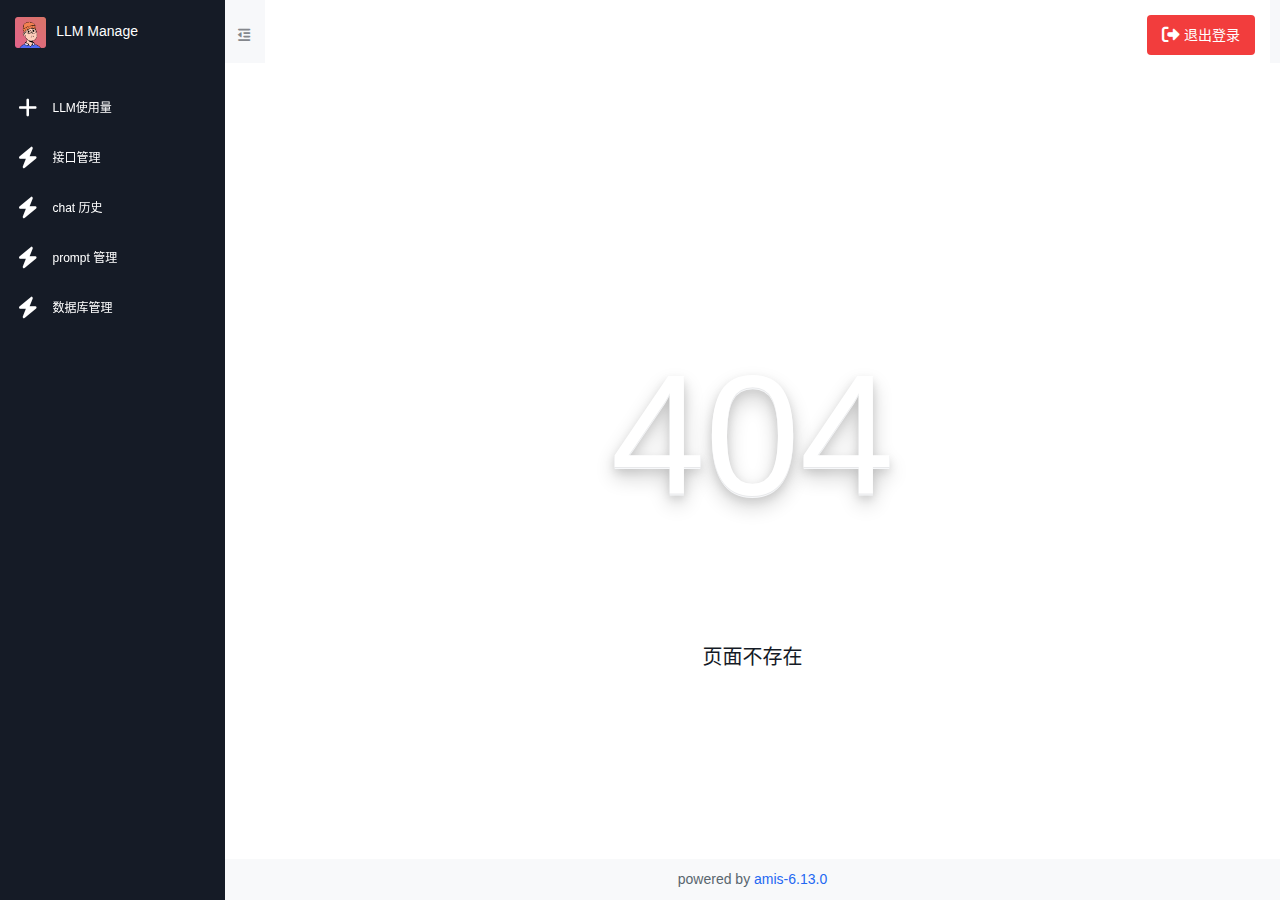
<file: dashboard/index.html>
<!DOCTYPE html>
<html>
  <head>
    <meta charset="UTF-8" />
    <title>personal LLM Manage</title>
    <meta http-equiv="Content-Type" content="text/html; charset=utf-8" />
    <meta
      name="viewport"
      content="width=device-width, initial-scale=1, maximum-scale=1"
    />
    <meta http-equiv="X-UA-Compatible" content="IE=Edge" />
    <link
      rel="stylesheet"
      title="default"
      href="/static/amis/6.13.0/sdk.min.css"
    />
    <link rel="stylesheet" href="/static/amis/6.13.0/helper.min.css" />
    <link rel="stylesheet" href="/static/fontawesome/7.0.1/all.min.css"/>
      <link rel="stylesheet" href="/static/fontawesome/7.0.1/v4-shims.min.css"/>
    <script src="/static/amis/6.13.0/sdk.min.js?v=3"></script>
    <script src="/static/js/vue.global.min.js"></script>
    <script src="/static/js/history.min.js"></script>
    <style>
      html,
      body,
      .app-wrapper {
        position: relative;
        width: 100%;
        height: 100%;
        margin: 0;
        padding: 0;
        font-size: 20px;
      }
    </style>
  </head>
  <body>
    <div id="root" class="app-wrapper"></div>
    <script>
      (function () {
        let amis = amisRequire('amis/embed');
        const match = amisRequire('path-to-regexp').match;

        // 如果想用 browserHistory 请切换下这处代码, 其他不用变
        // const history = History.createBrowserHistory();
        const history = History.createHashHistory();

        const app = {
          type: 'app',
          brandName: 'LLM Manage',
          logo: '/static/images/logo.png',
          header: {
            type: 'page',
            body: [
                {
                    "type": "flex",
                    "justify": "flex-end",
                    "items": [
                        {
                            "label": "退出登录",
                            "type": "button",
                            "icon": "fa fa-sign-out",
                            "actionType": "dialog",
                            "level": "danger",
                            "dialog": {
                              "title": "弹框",
                              "body": "确定退出登录吗？",
                              "onEvent": {
                                  "confirm": {
                                    "actions": [
                                      {
                                        "actionType": "ajax",
                                        "api": "get:/backend/logout"
                                      },
                                      {
                                        "actionType": "refresh"
                                      }
                                    ]
                                  }
                              }
                            }
                        },
                    ],
                }
            ],
          },
          footer: '<div class="p-2 text-center bg-light" style="font-size: 14px !important;">powered by <a href="https://aisuda.github.io/amis-1.1.7/zh-CN/docs/index" target="_blank">amis-6.13.0</a></div>',
          asideBefore: '<div class="p-2 text-center"></div>',
          // asideAfter: '<div class="p-2 text-center">菜单后面区域</div>',
          api: {
            "method": "get",
            "url": "/dashboard/aside.json",
            "headers": {
              "Cache-Control": "no-cache"
            }
          }
        };

        function normalizeLink(to, location = history.location) {
          to = to || '';

          if (to && to[0] === '#') {
            to = location.pathname + location.search + to;
          } else if (to && to[0] === '?') {
            to = location.pathname + to;
          }

          const idx = to.indexOf('?');
          const idx2 = to.indexOf('#');
          let pathname = ~idx
            ? to.substring(0, idx)
            : ~idx2
            ? to.substring(0, idx2)
            : to;
          let search = ~idx ? to.substring(idx, ~idx2 ? idx2 : undefined) : '';
          let hash = ~idx2 ? to.substring(idx2) : location.hash;

          if (!pathname) {
            pathname = location.pathname;
          } else if (pathname[0] != '/' && !/^https?\:\/\//.test(pathname)) {
            let relativeBase = location.pathname;
            const paths = relativeBase.split('/');
            paths.pop();
            let m;
            while ((m = /^\.\.?\//.exec(pathname))) {
              if (m[0] === '../') {
                paths.pop();
              }
              pathname = pathname.substring(m[0].length);
            }
            pathname = paths.concat(pathname).join('/');
          }

          return pathname + search + hash;
        }

        function isCurrentUrl(to, ctx) {
          if (!to) {
            return false;
          }
          const pathname = history.location.pathname;
          const link = normalizeLink(to, {
            ...location,
            pathname,
            hash: ''
          });

          if (!~link.indexOf('http') && ~link.indexOf(':')) {
            let strict = ctx && ctx.strict;
            return match(link, {
              decode: decodeURIComponent,
              strict: typeof strict !== 'undefined' ? strict : true
            })(pathname);
          }

          return decodeURI(pathname) === link;
        }

        let amisInstance = amis.embed(
          '#root',
          app,
          {
            location: history.location,
            data: {
              // 全局数据，是受控的数据
            },
            context: {
              // 全局上下文数据, 非受控的数据，无论哪一层都能获取到，包括弹窗自定义数据映射后都能获取到。
              // 可以用来放一下全局配置等。比如 API_HOST, 这样页面配置里面可以通过 ${API_HOST} 来获取到。
              API_HOST: 'https://3xsw4ap8wah59.cfc-execute.bj.baidubce.com'
            }
          },
          {
            // watchRouteChange: fn => {
            //   return history.listen(fn);
            // },
            updateLocation: (location, replace) => {
              location = normalizeLink(location);
              if (location === 'goBack') {
                return history.goBack();
              } else if (
                (!/^https?\:\/\//.test(location) &&
                  location ===
                    history.location.pathname + history.location.search) ||
                location === history.location.href
              ) {
                // 目标地址和当前地址一样，不处理，免得重复刷新
                return;
              } else if (/^https?\:\/\//.test(location) || !history) {
                return (window.location.href = location);
              }

              history[replace ? 'replace' : 'push'](location);
            },
            jumpTo: (to, action) => {
              if (to === 'goBack') {
                return history.goBack();
              }

              to = normalizeLink(to);

              if (isCurrentUrl(to)) {
                return;
              }

              if (action && action.actionType === 'url') {
                action.blank === false
                  ? (window.location.href = to)
                  : window.open(to, '_blank');
                return;
              } else if (action && action.blank) {
                window.open(to, '_blank');
                return;
              }

              if (/^https?:\/\//.test(to)) {
                window.location.href = to;
              } else if (
                (!/^https?\:\/\//.test(to) &&
                  to === history.pathname + history.location.search) ||
                to === history.location.href
              ) {
                // do nothing
              } else {
                history.push(to);
              }
            },
            isCurrentUrl: isCurrentUrl,
            theme: 'cxd'
          }
        );

        history.listen(state => {
          amisInstance.updateProps({
            location: state.location || state
          });
        });
      })();
    </script>
  </body>
</html>
</file>
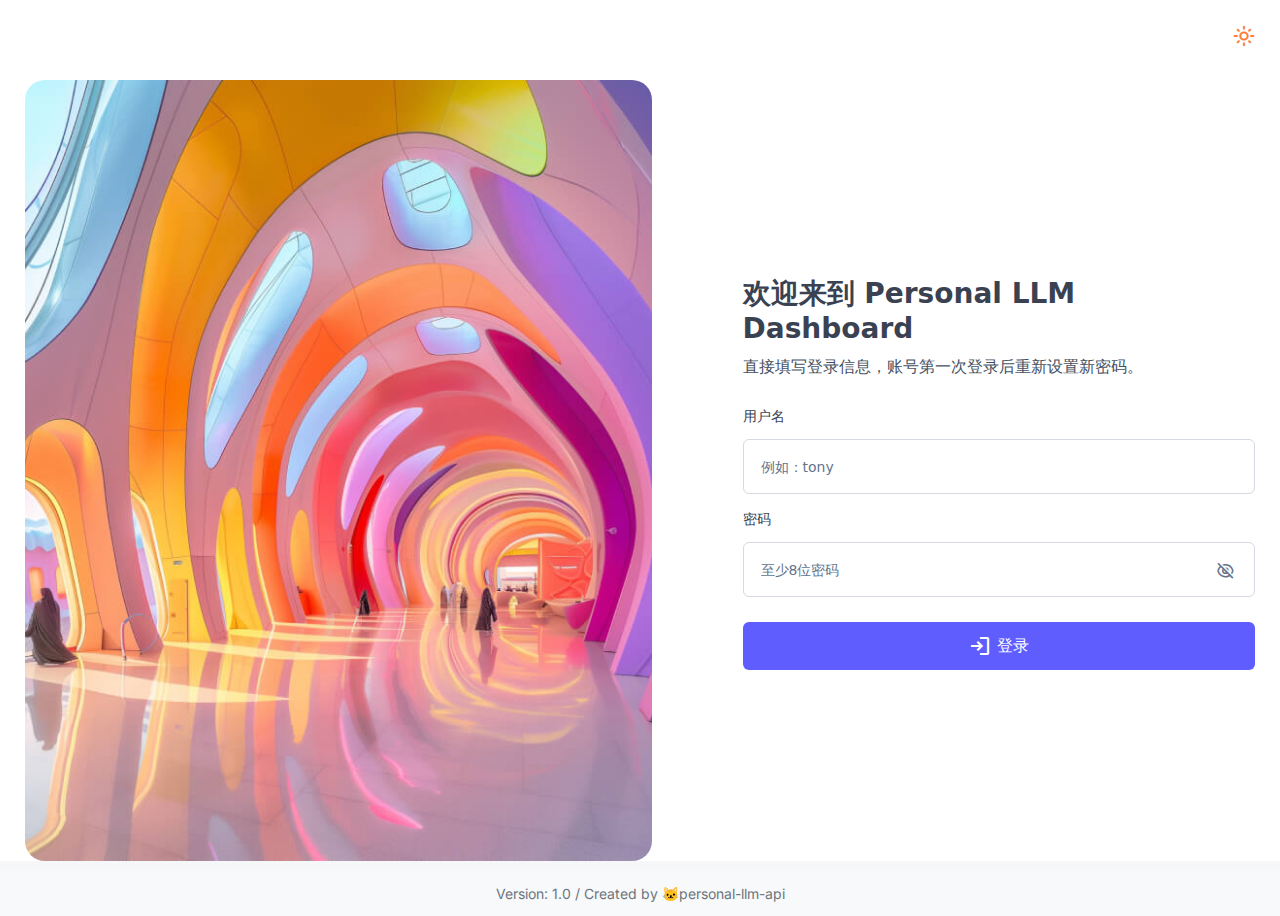
<file: dashboard/login.html>
<!DOCTYPE html>
<html dir="ltr">
    <head>
        <!-- Required meta tags -->
        <meta charset="UTF-8">
        <meta name="viewport" content="width=device-width, initial-scale=1.0">

        <!-- Links Of CSS File -->
        <link rel="stylesheet" href="/static/login/css/remixicon.min.css">
        <link rel="stylesheet" href="/static/login/css/remixicon.css">
        <link rel="stylesheet" href="/static/login/css/apexcharts.css">
        <link rel="stylesheet" href="/static/login/css/simplebar.css">
        <link rel="stylesheet" href="/static/login/css/prism.min.css">
        <link rel="stylesheet" href="/static/login/css/jsvectormap.min.css">
        <link rel="stylesheet" href="/static/login/css/swiper-bundle.min.css">
        <link rel="stylesheet" href="/static/login/css/quill.snow.css">
        <link rel="stylesheet" href="/static/login/css/style.css">

        <!-- Favicon -->
		<link rel="icon" type="image/png" href="/static/images/favicon.png">

        <!-- Title -->
        <title>LLM后台--登录</title>

        <!-- Font Family -->
        <!-- Font Family -->
        <link rel="preconnect" href="https://fonts.googleapis.com">
        <link rel="preconnect" href="https://fonts.gstatic.com" crossorigin>
        <link href="/static/login/css/google_font_css.css" rel="stylesheet">

        <!-- Material Icons -->
        <link rel="stylesheet" href="/static/login/css/google_font_material.css" />
    </head>
    <body>

        <!-- Light/Dark Mode Button -->
        <button type="button" class="light-dark-toggle leading-none inline-block transition-all text-[#fe7a36] absolute top-[20px] md:top-[25px] ltr:right-[20px] rtl:left-[20px] ltr:md:right-[25px] rtl:md:left-[25px]" id="light-dark-toggle">
            <i class="material-symbols-outlined !text-[20px] md:!text-[22px]">
                light_mode
            </i>
        </button>
        <!-- End Light/Dark Mode Button -->

        <!-- Sign In -->
        <div class="bg-white dark:bg-[#0a0e19] py-[60px] md:py-[80px] lg:py-[130px]" style="padding-bottom: 0px;">
            <div class="mx-auto px-[12.5px] md:max-w-[720px] lg:max-w-[960px] xl:max-w-[1255px]">
                <div class="grid grid-cols-1 lg:grid-cols-2 gap-[25px] items-center">
                    <div class="xl:ltr:-mr-[25px] xl:rtl:-ml-[25px] 2xl:ltr:-mr-[45px] 2xl:rtl:-ml-[45px] rounded-[25px] order-2 lg:order-1">
                        <img src="/static/images/sign-in.jpg" alt="sign-in-image" class="rounded-[20px]">
                    </div>
                    <div class="xl:ltr:pl-[90px] xl:rtl:pr-[90px] 2xl:ltr:pl-[120px] 2xl:rtl:pr-[120px] order-1 lg:order-2">
                        <img src="/static/images/white-logo-big.svg" alt="logo" class="hidden dark:inline-block">
                        <div class="my-[17px] md:my-[25px]">
                            <h1 class="!font-semibold !text-[22px] md:!text-xl lg:!text-2xl !mb-[5px] md:!mb-[7px] font-sans">
                                欢迎来到 Personal LLM Dashboard
                            </h1>
                            <p class="font-medium lg:text-md text-[#445164] dark:text-gray-400 font-sans">
                                直接填写登录信息，账号第一次登录后重新设置新密码。
                            </p>
                        </div>
                        <div class="mb-[15px] relative">
                            <label class="mb-[10px] md:mb-[12px] text-black dark:text-white font-medium block font-sans">
                                用户名
                            </label>
                            <input type="text" class="font-sans h-[55px] rounded-md text-black dark:text-white border border-gray-200 dark:border-[#172036] bg-white dark:bg-[#0c1427] px-[17px] block w-full outline-0 transition-all placeholder:text-gray-500 dark:placeholder:text-gray-400 focus:border-primary-500" autocomplete="username", placeholder="例如：tony">
                        </div>
                        <div class="mb-[15px] relative" id="passwordHideShow">
                            <label class="mb-[10px] md:mb-[12px] text-black dark:text-white font-medium block font-sans">
                                密码
                            </label>
                            <input type="password" class="font-sans h-[55px] rounded-md text-black dark:text-white border border-gray-200 dark:border-[#172036] bg-white dark:bg-[#0c1427] px-[17px] block w-full outline-0 transition-all placeholder:text-gray-500 dark:placeholder:text-gray-400 focus:border-primary-500" id="password" placeholder="至少8位密码" autocomplete="current-password">
                            <button class="absolute text-lg ltr:right-[20px] rtl:left-[20px] bottom-[12px] transition-all hover:text-primary-500" id="toggleButton" type="button">
                                <i class="ri-eye-off-line"></i>
                            </button>
                        </div>
                        <button id="loginButton" type="submit" class="md:text-md block w-full text-center transition-all rounded-md font-medium mt-[20px] md:mt-[25px] py-[12px] px-[25px] text-white bg-primary-500 hover:bg-primary-400">
                            <span class="flex items-center justify-center gap-[5px]">
                                <i class="material-symbols-outlined">
                                    login
                                </i>
                                <span class="login-btn-text font-sans">登录</span>
                            </span>
                        </button>
                        <p class="mt-[15px] md:mt-[20px] msg", style="color: #ff4000;">
                        </p>
                    </div>
                </div>
            </div>
        </div>
        <footer style="background-color: #f8f9fa; padding: 10px; text-align: center; margin-top: 10px;">
            <p style="color: #6c757d; font-size: 14px;">Version: 1.0 / Created by <a href="https://github.com/NLP-LOVE/personal-llm-api" target="_blank" style="font-color: #000000;">🐱personal-llm-api</a></p>
        </footer>
        <!-- End Sign In -->
        
        <!-- Links Of JS File -->
        <script src="/static/login/js/apexcharts.min.js"></script>
        <script src="/static/login/js/fslightbox.js"></script>
        <script src="/static/login/js/simplebar.min.js"></script>
        <script src="/static/login/js/prism.min.js"></script>
        <script src="/static/login/js/swiper-bundle.min.js"></script>
        <script src="/static/login/js/jsvectormap.min.js"></script>
        <script src="/static/login/js/world-merc.js"></script>
        <script src="/static/login/js/quill.min.js"></script>
        <script src="/static/login/js/custom.js"></script>

        <!-- 实现登录js提交操作，并且把提交错误的结果显示在msg 元素内，登录成功后把token信息放到cookie当中，并且跳转 -->
        <script>

            document.getElementById('loginButton').addEventListener('click', function() {
                const username = document.querySelector('input[type="text"]').value;
                const password = document.getElementById('password').value;
                const msgElement = document.querySelector('.msg');

                document.getElementsByClassName('login-btn-text')[0].innerHTML = '登录中...';
                document.getElementById('loginButton').disabled = true;

                // 模拟登录请求
                fetch('/backend/login', {
                    method: 'POST',
                    headers: {
                        'Content-Type': 'application/json'
                    },
                    body: JSON.stringify({
                        username: username,
                        password: password
                    })
                })
                .then(response => {
                    if (!response.ok) {
                        throw new Error('登录失败');
                    }
                    return response.json();
                })
                .then(data => {
                    if (data.status == 0) {
                        // 检查是否需要重置密码
                        if (data.data.is_first_login == 1) {
                            // 跳转到重置密码页面
                            window.location.href = '/dashboard/reset-password';
                            return;
                        }

                        // 跳转到目标页面
                        //随机生成一个hash值，然后跳转到目标页面
                        window.location.href = '/dashboard/#/api-manage';
                    } else {
                        // 显示错误信息
                        msgElement.textContent = data.msg || '登录失败，请重试';
                        document.getElementsByClassName('login-btn-text')[0].innerHTML = '登录';
                        document.getElementById('loginButton').disabled = false;
                    }
                })
                .catch(error => {
                    // 显示错误信息
                    msgElement.textContent = error.message || '发生未知错误，请重试';
                    document.getElementsByClassName('login-btn-text')[0].innerHTML = '登录';
                    document.getElementById('loginButton').disabled = false;
                });
            });
        </script>
    </body>
</html>
</file>
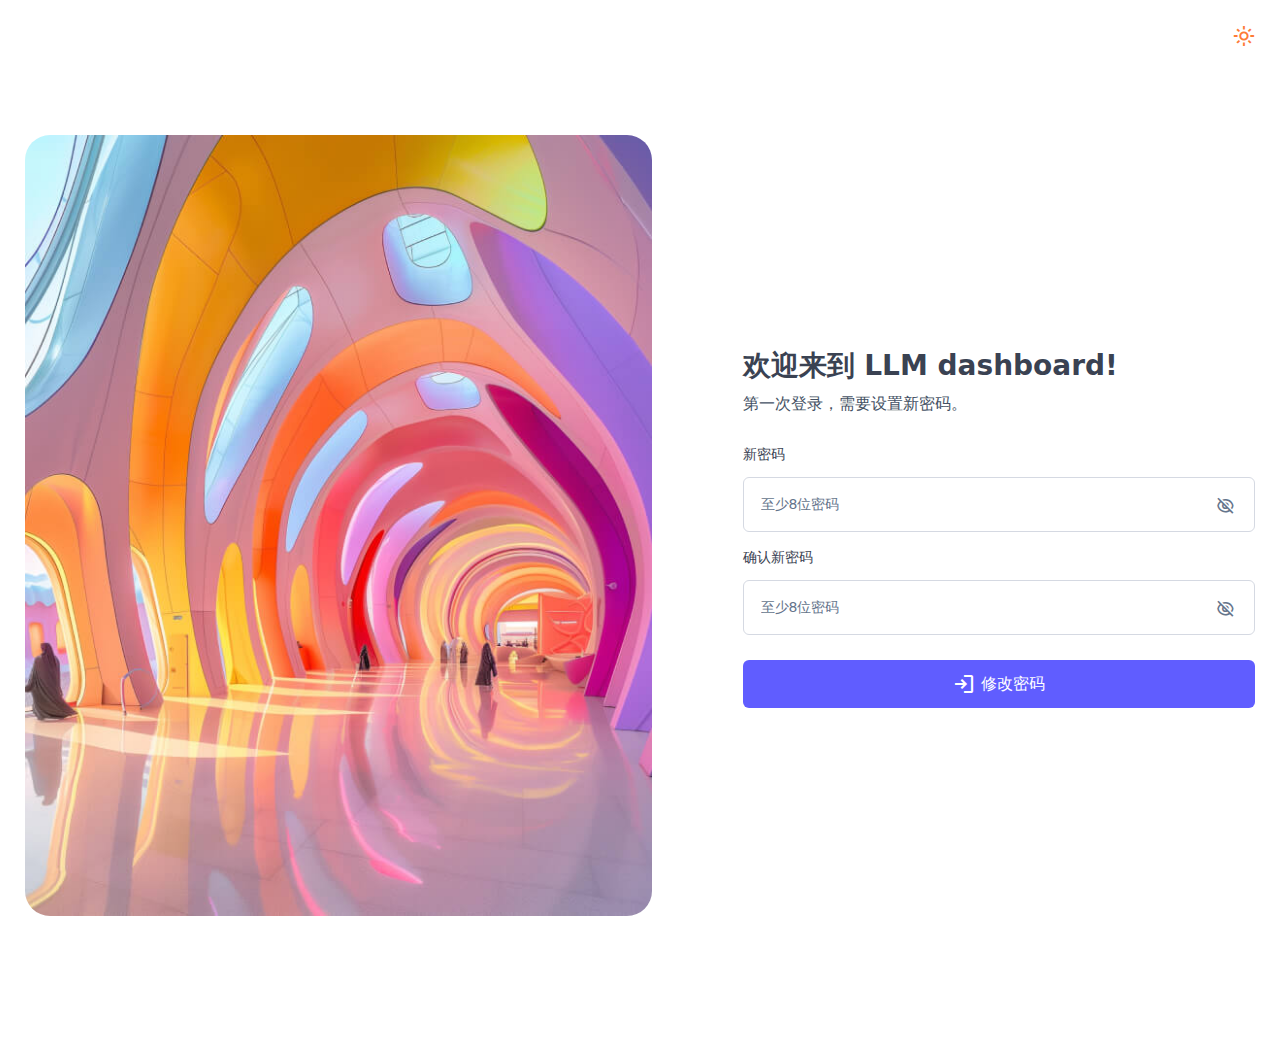
<file: dashboard/reset_password.html>
<!DOCTYPE html>
<html dir="ltr">
    <head>
        <!-- Required meta tags -->
        <meta charset="UTF-8">
        <meta name="viewport" content="width=device-width, initial-scale=1.0">

        <!-- Links Of CSS File -->
        <link rel="stylesheet" href="/static/login/css/remixicon.min.css">
        <link rel="stylesheet" href="/static/login/css/remixicon.css">
        <link rel="stylesheet" href="/static/login/css/apexcharts.css">
        <link rel="stylesheet" href="/static/login/css/simplebar.css">
        <link rel="stylesheet" href="/static/login/css/prism.min.css">
        <link rel="stylesheet" href="/static/login/css/jsvectormap.min.css">
        <link rel="stylesheet" href="/static/login/css/swiper-bundle.min.css">
        <link rel="stylesheet" href="/static/login/css/quill.snow.css">
        <link rel="stylesheet" href="/static/login/css/style.css">

        <!-- Favicon -->
		<link rel="icon" type="image/png" href="/static/images/favicon.png">

        <!-- Title -->
        <title>LLM后台--登录</title>

        <!-- Font Family -->
        <!-- Font Family -->
        <link rel="preconnect" href="https://fonts.googleapis.com">
        <link rel="preconnect" href="https://fonts.gstatic.com" crossorigin>
        <link href="/static/login/css/google_font_css.css" rel="stylesheet">

        <!-- Material Icons -->
        <link rel="stylesheet" href="/static/login/css/google_font_material.css" />
    </head>
    <body>

        <!-- Light/Dark Mode Button -->
        <button type="button" class="light-dark-toggle leading-none inline-block transition-all text-[#fe7a36] absolute top-[20px] md:top-[25px] ltr:right-[20px] rtl:left-[20px] ltr:md:right-[25px] rtl:md:left-[25px]" id="light-dark-toggle">
            <i class="material-symbols-outlined !text-[20px] md:!text-[22px]">
                light_mode
            </i>
        </button>
        <!-- End Light/Dark Mode Button -->

        <!-- Sign In -->
        <div class="bg-white dark:bg-[#0a0e19] py-[60px] md:py-[80px] lg:py-[135px]">
            <div class="mx-auto px-[12.5px] md:max-w-[720px] lg:max-w-[960px] xl:max-w-[1255px]">
                <div class="grid grid-cols-1 lg:grid-cols-2 gap-[25px] items-center">
                    <div class="xl:ltr:-mr-[25px] xl:rtl:-ml-[25px] 2xl:ltr:-mr-[45px] 2xl:rtl:-ml-[45px] rounded-[25px] order-2 lg:order-1">
                        <img src="/static/images/sign-in.jpg" alt="sign-in-image" class="rounded-[25px]">
                    </div>
                    <div class="xl:ltr:pl-[90px] xl:rtl:pr-[90px] 2xl:ltr:pl-[120px] 2xl:rtl:pr-[120px] order-1 lg:order-2">
                        <img src="/static/images/white-logo-big.svg" alt="logo" class="hidden dark:inline-block">
                        <div class="my-[17px] md:my-[25px]">
                            <h1 class="!font-semibold !text-[22px] md:!text-xl lg:!text-2xl !mb-[5px] md:!mb-[7px] font-sans">
                                欢迎来到 LLM dashboard!
                            </h1>
                            <p class="font-medium lg:text-md text-[#445164] dark:text-gray-400 font-sans">
                                第一次登录，需要设置新密码。
                            </p>
                        </div>
                        <div class="mb-[15px] relative" id="passwordHideShow">
                            <label class="mb-[10px] md:mb-[12px] text-black dark:text-white font-medium block font-sans">
                                新密码
                            </label>
                            <input type="password" class="font-sans h-[55px] rounded-md text-black dark:text-white border border-gray-200 dark:border-[#172036] bg-white dark:bg-[#0c1427] px-[17px] block w-full outline-0 transition-all placeholder:text-gray-500 dark:placeholder:text-gray-400 focus:border-primary-500" id="password" placeholder="至少8位密码" autocomplete="current-password">
                            <button class="absolute text-lg ltr:right-[20px] rtl:left-[20px] bottom-[12px] transition-all hover:text-primary-500" id="toggleButton" type="button">
                                <i class="ri-eye-off-line"></i>
                            </button>
                        </div>
                        <div class="mb-[15px] relative" id="passwordHideShow2">
                            <label class="mb-[10px] md:mb-[12px] text-black dark:text-white font-medium block font-sans">
                                确认新密码
                            </label>
                            <input type="password" class="font-sans h-[55px] rounded-md text-black dark:text-white border border-gray-200 dark:border-[#172036] bg-white dark:bg-[#0c1427] px-[17px] block w-full outline-0 transition-all placeholder:text-gray-500 dark:placeholder:text-gray-400 focus:border-primary-500" id="password_again" placeholder="至少8位密码" autocomplete="current-password">
                            <button class="absolute text-lg ltr:right-[20px] rtl:left-[20px] bottom-[12px] transition-all hover:text-primary-500" id="toggleButton" type="button">
                                <i class="ri-eye-off-line"></i>
                            </button>
                        </div>
                        <button id="loginButton" type="submit" class="md:text-md block w-full text-center transition-all rounded-md font-medium mt-[20px] md:mt-[25px] py-[12px] px-[25px] text-white bg-primary-500 hover:bg-primary-400">
                            <span class="flex items-center justify-center gap-[5px]">
                                <i class="material-symbols-outlined">
                                    login
                                </i>
                                <span class="login-btn-text font-sans">修改密码</span>
                            </span>
                        </button>
                        <p class="mt-[15px] md:mt-[20px] msg", style="color: #ff4000;">
                        </p>
                    </div>
                </div>
            </div>
        </div>
        <!-- End Sign In -->
        
        <!-- Links Of JS File -->
        <script src="/static/login/js/apexcharts.min.js"></script>
        <script src="/static/login/js/fslightbox.js"></script>
        <script src="/static/login/js/simplebar.min.js"></script>
        <script src="/static/login/js/prism.min.js"></script>
        <script src="/static/login/js/swiper-bundle.min.js"></script>
        <script src="/static/login/js/jsvectormap.min.js"></script>
        <script src="/static/login/js/world-merc.js"></script>
        <script src="/static/login/js/quill.min.js"></script>
        <script src="/static/login/js/custom.js"></script>

        <!-- 实现登录js提交操作，并且把提交错误的结果显示在msg 元素内，登录成功后把token信息放到cookie当中，并且跳转 -->
        <script>

            document.getElementById('loginButton').addEventListener('click', function() {
                const password = document.getElementById('password').value;
                const password_again = document.getElementById('password_again').value;
                const msgElement = document.querySelector('.msg');

                document.getElementsByClassName('login-btn-text')[0].innerHTML = '修改中...';
                document.getElementById('loginButton').disabled = true;

                // 模拟登录请求
                fetch('/backend/reset-password', {
                    method: 'POST',
                    headers: {
                        'Content-Type': 'application/json'
                    },
                    body: JSON.stringify({
                        password: password,
                        password_again: password_again
                    })
                })
                .then(response => {
                    if (!response.ok) {
                        throw new Error('修改失败');
                    }
                    return response.json();
                })
                .then(data => {
                    if (data.status == 0) {

                        // 跳转到目标页面
                        //随机生成一个hash值，然后跳转到目标页面
                        window.location.href = '/dashboard/#/llm-usage';
                    } else {
                        // 显示错误信息
                        msgElement.textContent = data.msg || '修改失败，请重试';
                        document.getElementsByClassName('login-btn-text')[0].innerHTML = '修改密码';
                        document.getElementById('loginButton').disabled = false;
                    }
                })
                .catch(error => {
                    // 显示错误信息
                    msgElement.textContent = error.message || '发生未知错误，请重试';
                    document.getElementsByClassName('login-btn-text')[0].innerHTML = '修改密码';
                    document.getElementById('loginButton').disabled = false;
                });
            });
        </script>
    </body>
</html>
</file>
<file: static/login/css/apexcharts.css>
@keyframes opaque{0%{opacity:0}to{opacity:1}}@keyframes resizeanim{0%,to{opacity:0}}.apexcharts-canvas{position:relative;direction:ltr!important;user-select:none}.apexcharts-canvas ::-webkit-scrollbar{-webkit-appearance:none;width:6px}.apexcharts-canvas ::-webkit-scrollbar-thumb{border-radius:4px;background-color:rgba(0,0,0,.5);box-shadow:0 0 1px rgba(255,255,255,.5);-webkit-box-shadow:0 0 1px rgba(255,255,255,.5)}.apexcharts-inner,.apexcharts-menu-icon,.apexcharts-selection-icon{position:relative}.apexcharts-text tspan,.apexcharts-tooltip *{font-family:inherit}.legend-mouseover-inactive circle,.legend-mouseover-inactive line,.legend-mouseover-inactive path,.legend-mouseover-inactive rect,.legend-mouseover-inactive text.apexcharts-yaxis-label,.legend-mouseover-inactive text.apexcharts-yaxis-title-text,rect.legend-mouseover-inactive{transition:.15s;opacity:.2}.apexcharts-legend-text{padding-left:15px;margin-left:-15px}.apexcharts-canvas .apexcharts-element-hidden,.apexcharts-datalabel.apexcharts-element-hidden,.apexcharts-hide .apexcharts-series-points,.apexcharts-series-collapsed,.apexcharts-ycrosshairs-hidden{opacity:0}.apexcharts-tooltip{border-radius:5px;box-shadow:2px 2px 6px -4px #999;cursor:default;font-size:14px;left:62px;opacity:0;pointer-events:none;position:absolute;top:20px;display:flex;flex-direction:column;overflow:hidden;white-space:nowrap;z-index:12;transition:.15s}.apexcharts-tooltip.apexcharts-active,.apexcharts-xaxistooltip.apexcharts-active,.apexcharts-xcrosshairs.apexcharts-active,.apexcharts-ycrosshairs.apexcharts-active{opacity:1;transition:.15s}.apexcharts-tooltip.apexcharts-theme-light{border:1px solid #e3e3e3;background:rgba(255,255,255,.96)}.apexcharts-tooltip.apexcharts-theme-dark{color:#fff;background:rgba(30,30,30,.8)}.apexcharts-tooltip-title{padding:6px;font-size:15px;margin-bottom:4px}.apexcharts-tooltip.apexcharts-theme-light .apexcharts-tooltip-title{background:#eceff1;border-bottom:1px solid #ddd}.apexcharts-tooltip.apexcharts-theme-dark .apexcharts-tooltip-title{background:rgba(0,0,0,.7);border-bottom:1px solid #333}.apexcharts-tooltip-text-goals-value,.apexcharts-tooltip-text-y-value,.apexcharts-tooltip-text-z-value{display:inline-block;margin-left:5px;font-weight:600}.apexcharts-tooltip-text-goals-label:empty,.apexcharts-tooltip-text-goals-value:empty,.apexcharts-tooltip-text-y-label:empty,.apexcharts-tooltip-text-y-value:empty,.apexcharts-tooltip-text-z-value:empty,.apexcharts-tooltip-title:empty,.apexcharts-yaxistooltip-hidden{display:none}.apexcharts-tooltip-text-goals-label,.apexcharts-tooltip-text-goals-value,.apexcharts-tooltip-y-group{padding:6px 0 5px}.apexcharts-tooltip-goals-group,.apexcharts-tooltip-text-goals-label,.apexcharts-tooltip-text-goals-value{display:flex}.apexcharts-tooltip-text-goals-label:not(:empty),.apexcharts-tooltip-text-goals-value:not(:empty){margin-top:-6px}.apexcharts-tooltip-marker{width:12px;height:12px;position:relative;top:0;margin-right:10px;border-radius:50%}.apexcharts-tooltip-series-group{padding:0 10px;display:none;text-align:left;justify-content:left;align-items:center}.apexcharts-tooltip-series-group.apexcharts-active .apexcharts-tooltip-marker,.apexcharts-yaxistooltip.apexcharts-active{opacity:1}.apexcharts-tooltip-series-group.apexcharts-active,.apexcharts-tooltip-series-group:last-child{padding-bottom:4px}.apexcharts-custom-tooltip,.apexcharts-tooltip-box{padding:4px 8px}.apexcharts-tooltip-boxPlot{display:flex;flex-direction:column-reverse}.apexcharts-tooltip-box>div{margin:4px 0}.apexcharts-tooltip-box span.value{font-weight:700}.apexcharts-tooltip-rangebar{padding:5px 8px}.apexcharts-tooltip-rangebar .category{font-weight:600;color:#777}.apexcharts-tooltip-rangebar .series-name{font-weight:700;display:block;margin-bottom:5px}.apexcharts-xaxistooltip,.apexcharts-yaxistooltip{opacity:0;pointer-events:none;color:#373d3f;font-size:13px;text-align:center;border-radius:2px;position:absolute;z-index:10;background:#eceff1;border:1px solid #90a4ae}.apexcharts-xaxistooltip{padding:9px 10px;transition:.15s}.apexcharts-xaxistooltip.apexcharts-theme-dark,.apexcharts-yaxistooltip.apexcharts-theme-dark{background:rgba(0,0,0,.7);border:1px solid rgba(0,0,0,.5);color:#fff}.apexcharts-xaxistooltip:after,.apexcharts-xaxistooltip:before{left:50%;border:solid transparent;content:" ";height:0;width:0;position:absolute;pointer-events:none}.apexcharts-xaxistooltip:after{border-color:transparent;border-width:6px;margin-left:-6px}.apexcharts-xaxistooltip:before{border-color:transparent;border-width:7px;margin-left:-7px}.apexcharts-xaxistooltip-bottom:after,.apexcharts-xaxistooltip-bottom:before{bottom:100%}.apexcharts-xaxistooltip-top:after,.apexcharts-xaxistooltip-top:before{top:100%}.apexcharts-xaxistooltip-bottom:after{border-bottom-color:#eceff1}.apexcharts-xaxistooltip-bottom:before{border-bottom-color:#90a4ae}.apexcharts-xaxistooltip-bottom.apexcharts-theme-dark:after,.apexcharts-xaxistooltip-bottom.apexcharts-theme-dark:before{border-bottom-color:rgba(0,0,0,.5)}.apexcharts-xaxistooltip-top:after{border-top-color:#eceff1}.apexcharts-xaxistooltip-top:before{border-top-color:#90a4ae}.apexcharts-xaxistooltip-top.apexcharts-theme-dark:after,.apexcharts-xaxistooltip-top.apexcharts-theme-dark:before{border-top-color:rgba(0,0,0,.5)}.apexcharts-yaxistooltip{padding:4px 10px}.apexcharts-yaxistooltip:after,.apexcharts-yaxistooltip:before{top:50%;border:solid transparent;content:" ";height:0;width:0;position:absolute;pointer-events:none}.apexcharts-yaxistooltip:after{border-color:transparent;border-width:6px;margin-top:-6px}.apexcharts-yaxistooltip:before{border-color:transparent;border-width:7px;margin-top:-7px}.apexcharts-yaxistooltip-left:after,.apexcharts-yaxistooltip-left:before{left:100%}.apexcharts-yaxistooltip-right:after,.apexcharts-yaxistooltip-right:before{right:100%}.apexcharts-yaxistooltip-left:after{border-left-color:#eceff1}.apexcharts-yaxistooltip-left:before{border-left-color:#90a4ae}.apexcharts-yaxistooltip-left.apexcharts-theme-dark:after,.apexcharts-yaxistooltip-left.apexcharts-theme-dark:before{border-left-color:rgba(0,0,0,.5)}.apexcharts-yaxistooltip-right:after{border-right-color:#eceff1}.apexcharts-yaxistooltip-right:before{border-right-color:#90a4ae}.apexcharts-yaxistooltip-right.apexcharts-theme-dark:after,.apexcharts-yaxistooltip-right.apexcharts-theme-dark:before{border-right-color:rgba(0,0,0,.5)}.apexcharts-xcrosshairs,.apexcharts-ycrosshairs{pointer-events:none;opacity:0;transition:.15s}.apexcharts-selection-rect,.apexcharts-svg.apexcharts-zoomable.hovering-pan{cursor:move}.svg_select_shape{stroke-width:1;stroke-dasharray:10 10;stroke:black;stroke-opacity:0.1;pointer-events:none;fill:none}.svg_select_handle{stroke-width:3;stroke:black;fill:none}.svg_select_handle_r{cursor:e-resize}.svg_select_handle_l{cursor:w-resize}.apexcharts-svg.apexcharts-zoomable.hovering-zoom{cursor:crosshair}.apexcharts-menu-icon,.apexcharts-pan-icon,.apexcharts-reset-icon,.apexcharts-selection-icon,.apexcharts-toolbar-custom-icon,.apexcharts-zoom-icon,.apexcharts-zoomin-icon,.apexcharts-zoomout-icon{cursor:pointer;width:20px;height:20px;line-height:24px;color:#6e8192;text-align:center}.apexcharts-menu-icon svg,.apexcharts-reset-icon svg,.apexcharts-zoom-icon svg,.apexcharts-zoomin-icon svg,.apexcharts-zoomout-icon svg{fill:#6e8192}.apexcharts-selection-icon svg{fill:#444;transform:scale(.76)}.apexcharts-theme-dark .apexcharts-menu-icon svg,.apexcharts-theme-dark .apexcharts-pan-icon svg,.apexcharts-theme-dark .apexcharts-reset-icon svg,.apexcharts-theme-dark .apexcharts-selection-icon svg,.apexcharts-theme-dark .apexcharts-toolbar-custom-icon svg,.apexcharts-theme-dark .apexcharts-zoom-icon svg,.apexcharts-theme-dark .apexcharts-zoomin-icon svg,.apexcharts-theme-dark .apexcharts-zoomout-icon svg{fill:#f3f4f5}.apexcharts-canvas .apexcharts-reset-zoom-icon.apexcharts-selected svg,.apexcharts-canvas .apexcharts-selection-icon.apexcharts-selected svg,.apexcharts-canvas .apexcharts-zoom-icon.apexcharts-selected svg{fill:#008ffb}.apexcharts-theme-light .apexcharts-menu-icon:hover svg,.apexcharts-theme-light .apexcharts-reset-icon:hover svg,.apexcharts-theme-light .apexcharts-selection-icon:not(.apexcharts-selected):hover svg,.apexcharts-theme-light .apexcharts-zoom-icon:not(.apexcharts-selected):hover svg,.apexcharts-theme-light .apexcharts-zoomin-icon:hover svg,.apexcharts-theme-light .apexcharts-zoomout-icon:hover svg{fill:#333}.apexcharts-reset-icon{margin-left:5px}.apexcharts-menu-icon,.apexcharts-reset-icon,.apexcharts-zoom-icon{transform:scale(.85)}.apexcharts-zoomin-icon,.apexcharts-zoomout-icon{transform:scale(.7)}.apexcharts-zoomout-icon{margin-right:3px}.apexcharts-pan-icon{transform:scale(.62);position:relative;left:1px;top:0}.apexcharts-pan-icon svg{fill:#fff;stroke:#6e8192;stroke-width:2}.apexcharts-pan-icon.apexcharts-selected svg{stroke:#008ffb}.apexcharts-pan-icon:not(.apexcharts-selected):hover svg{stroke:#333}.apexcharts-toolbar{position:absolute;z-index:11;max-width:176px;text-align:right;border-radius:3px;padding:0 6px 2px;display:flex;justify-content:space-between;align-items:center}.apexcharts-menu{background:#fff;position:absolute;top:100%;border:1px solid #ddd;border-radius:3px;padding:3px;right:10px;opacity:0;min-width:110px;transition:.15s;pointer-events:none}.apexcharts-menu.apexcharts-menu-open{opacity:1;pointer-events:all;transition:.15s}.apexcharts-menu-item{padding:6px 7px;font-size:12px;cursor:pointer}.apexcharts-theme-light .apexcharts-menu-item:hover{background:#eee}.apexcharts-theme-dark .apexcharts-menu{background:rgba(0,0,0,.7);color:#fff}@media screen and (min-width:768px){.apexcharts-canvas:hover .apexcharts-toolbar{opacity:1}}.apexcharts-hidden-element-shown{opacity:1;transition:.25s}.apexcharts-datalabel,.apexcharts-datalabel-label,.apexcharts-datalabel-value,.apexcharts-datalabels,.apexcharts-pie-label{cursor:default;pointer-events:none}.apexcharts-pie-label-delay{opacity:0;animation-name:opaque;animation-duration:.3s;animation-fill-mode:forwards;animation-timing-function:ease}.apexcharts-radialbar-label{cursor:pointer}.apexcharts-annotation-rect,.apexcharts-area-series .apexcharts-area,.apexcharts-bar-goals-markers,.apexcharts-bar-shadows,.apexcharts-gridline,.apexcharts-line,.apexcharts-point-annotation-label,.apexcharts-radar-series path:not(.apexcharts-marker),.apexcharts-radar-series polygon,.apexcharts-rangebar-goals-markers,.apexcharts-toolbar svg,.apexcharts-tooltip .apexcharts-marker,.apexcharts-xaxis-annotation-label,.apexcharts-yaxis-annotation-label,.apexcharts-zoom-rect,.no-pointer-events{pointer-events:none}.apexcharts-tooltip-active .apexcharts-marker{transition:.15s}.resize-triggers{animation:1ms resizeanim;visibility:hidden;opacity:0;height:100%;width:100%;overflow:hidden}.contract-trigger:before,.resize-triggers,.resize-triggers>div{content:" ";display:block;position:absolute;top:0;left:0}.resize-triggers>div{height:100%;width:100%;background:#eee;overflow:auto}.contract-trigger:before{overflow:hidden;width:200%;height:200%}
</file>
<file: static/login/css/simplebar.css>
[data-simplebar] {
  position: relative;
  flex-direction: column;
  flex-wrap: wrap;
  justify-content: flex-start;
  align-content: flex-start;
  align-items: flex-start;
}

.simplebar-wrapper {
  overflow: hidden;
  width: inherit;
  height: inherit;
  max-width: inherit;
  max-height: inherit;
}

.simplebar-mask {
  direction: inherit;
  position: absolute;
  overflow: hidden;
  padding: 0;
  margin: 0;
  left: 0;
  top: 0;
  bottom: 0;
  right: 0;
  width: auto !important;
  height: auto !important;
  z-index: 0;
}

.simplebar-offset {
  direction: inherit !important;
  box-sizing: inherit !important;
  resize: none !important;
  position: absolute;
  top: 0;
  left: 0;
  bottom: 0;
  right: 0;
  padding: 0;
  margin: 0;
  -webkit-overflow-scrolling: touch;
}

.simplebar-content-wrapper {
  direction: inherit;
  box-sizing: border-box !important;
  position: relative;
  display: block;
  height: 100%; /* Required for horizontal native scrollbar to not appear if parent is taller than natural height */
  width: auto;
  max-width: 100%; /* Not required for horizontal scroll to trigger */
  max-height: 100%; /* Needed for vertical scroll to trigger */
  overflow: auto;
  scrollbar-width: none;
  -ms-overflow-style: none;
}

.simplebar-content-wrapper::-webkit-scrollbar,
.simplebar-hide-scrollbar::-webkit-scrollbar {
  display: none;
  width: 0;
  height: 0;
}

.simplebar-content:before,
.simplebar-content:after {
  content: ' ';
  display: table;
}

.simplebar-placeholder {
  max-height: 100%;
  max-width: 100%;
  width: 100%;
  pointer-events: none;
}

.simplebar-height-auto-observer-wrapper {
  box-sizing: inherit !important;
  height: 100%;
  width: 100%;
  max-width: 1px;
  position: relative;
  float: left;
  max-height: 1px;
  overflow: hidden;
  z-index: -1;
  padding: 0;
  margin: 0;
  pointer-events: none;
  flex-grow: inherit;
  flex-shrink: 0;
  flex-basis: 0;
}

.simplebar-height-auto-observer {
  box-sizing: inherit;
  display: block;
  opacity: 0;
  position: absolute;
  top: 0;
  left: 0;
  height: 1000%;
  width: 1000%;
  min-height: 1px;
  min-width: 1px;
  overflow: hidden;
  pointer-events: none;
  z-index: -1;
}

.simplebar-track {
  z-index: 1;
  position: absolute;
  right: 0;
  bottom: 0;
  pointer-events: none;
  overflow: hidden;
}

[data-simplebar].simplebar-dragging {
  pointer-events: none;
  -webkit-touch-callout: none;
  -webkit-user-select: none;
  -khtml-user-select: none;
  -moz-user-select: none;
  -ms-user-select: none;
  user-select: none;
}

[data-simplebar].simplebar-dragging .simplebar-content {
  pointer-events: none;
  -webkit-touch-callout: none;
  -webkit-user-select: none;
  -khtml-user-select: none;
  -moz-user-select: none;
  -ms-user-select: none;
  user-select: none;
}

[data-simplebar].simplebar-dragging .simplebar-track {
  pointer-events: all;
}

.simplebar-scrollbar {
  position: absolute;
  left: 0;
  right: 0;
  min-height: 10px;
}

.simplebar-scrollbar:before {
  position: absolute;
  content: '';
  background: black;
  border-radius: 7px;
  left: 2px;
  right: 2px;
  opacity: 0;
  transition: opacity 0.2s 0.5s linear;
}

.simplebar-scrollbar.simplebar-visible:before {
  opacity: 0.5;
  transition-delay: 0s;
  transition-duration: 0s;
}

.simplebar-track.simplebar-vertical {
  top: 0;
  width: 11px;
}

.simplebar-scrollbar:before {
  top: 2px;
  bottom: 2px;
  left: 2px;
  right: 2px;
}

.simplebar-track.simplebar-horizontal {
  left: 0;
  height: 11px;
}

.simplebar-track.simplebar-horizontal .simplebar-scrollbar {
  right: auto;
  left: 0;
  top: 0;
  bottom: 0;
  min-height: 0;
  min-width: 10px;
  width: auto;
}

/* Rtl support */
[data-simplebar-direction='rtl'] .simplebar-track.simplebar-vertical {
  right: auto;
  left: 0;
}

.simplebar-dummy-scrollbar-size {
  direction: rtl;
  position: fixed;
  opacity: 0;
  visibility: hidden;
  height: 500px;
  width: 500px;
  overflow-y: hidden;
  overflow-x: scroll;
  -ms-overflow-style: scrollbar !important;
}

.simplebar-dummy-scrollbar-size > div {
  width: 200%;
  height: 200%;
  margin: 10px 0;
}

.simplebar-hide-scrollbar {
  position: fixed;
  left: 0;
  visibility: hidden;
  overflow-y: scroll;
  scrollbar-width: none;
  -ms-overflow-style: none;
}
</file>
<file: static/login/css/quill.snow.css>
/*!
* Quill Editor v2.0.3
* https://quilljs.com
* Copyright (c) 2017-2024, Slab
* Copyright (c) 2014, Jason Chen
* Copyright (c) 2013, salesforce.com
*/
.ql-container{box-sizing:border-box;font-family:Helvetica,Arial,sans-serif;font-size:13px;height:100%;margin:0;position:relative}.ql-container.ql-disabled .ql-tooltip{visibility:hidden}.ql-container:not(.ql-disabled) li[data-list=checked] > .ql-ui,.ql-container:not(.ql-disabled) li[data-list=unchecked] > .ql-ui{cursor:pointer}.ql-clipboard{left:-100000px;height:1px;overflow-y:hidden;position:absolute;top:50%}.ql-clipboard p{margin:0;padding:0}.ql-editor{box-sizing:border-box;counter-reset:list-0 list-1 list-2 list-3 list-4 list-5 list-6 list-7 list-8 list-9;line-height:1.42;height:100%;outline:none;overflow-y:auto;padding:12px 15px;tab-size:4;-moz-tab-size:4;text-align:left;white-space:pre-wrap;word-wrap:break-word}.ql-editor > *{cursor:text}.ql-editor p,.ql-editor ol,.ql-editor pre,.ql-editor blockquote,.ql-editor h1,.ql-editor h2,.ql-editor h3,.ql-editor h4,.ql-editor h5,.ql-editor h6{margin:0;padding:0}@supports (counter-set:none){.ql-editor p,.ql-editor h1,.ql-editor h2,.ql-editor h3,.ql-editor h4,.ql-editor h5,.ql-editor h6{counter-set:list-0 list-1 list-2 list-3 list-4 list-5 list-6 list-7 list-8 list-9}}@supports not (counter-set:none){.ql-editor p,.ql-editor h1,.ql-editor h2,.ql-editor h3,.ql-editor h4,.ql-editor h5,.ql-editor h6{counter-reset:list-0 list-1 list-2 list-3 list-4 list-5 list-6 list-7 list-8 list-9}}.ql-editor table{border-collapse:collapse}.ql-editor td{border:1px solid #000;padding:2px 5px}.ql-editor ol{padding-left:1.5em}.ql-editor li{list-style-type:none;padding-left:1.5em;position:relative}.ql-editor li > .ql-ui:before{display:inline-block;margin-left:-1.5em;margin-right:.3em;text-align:right;white-space:nowrap;width:1.2em}.ql-editor li[data-list=checked] > .ql-ui,.ql-editor li[data-list=unchecked] > .ql-ui{color:#777}.ql-editor li[data-list=bullet] > .ql-ui:before{content:'\2022'}.ql-editor li[data-list=checked] > .ql-ui:before{content:'\2611'}.ql-editor li[data-list=unchecked] > .ql-ui:before{content:'\2610'}@supports (counter-set:none){.ql-editor li[data-list]{counter-set:list-1 list-2 list-3 list-4 list-5 list-6 list-7 list-8 list-9}}@supports not (counter-set:none){.ql-editor li[data-list]{counter-reset:list-1 list-2 list-3 list-4 list-5 list-6 list-7 list-8 list-9}}.ql-editor li[data-list=ordered]{counter-increment:list-0}.ql-editor li[data-list=ordered] > .ql-ui:before{content:counter(list-0, decimal) '. '}.ql-editor li[data-list=ordered].ql-indent-1{counter-increment:list-1}.ql-editor li[data-list=ordered].ql-indent-1 > .ql-ui:before{content:counter(list-1, lower-alpha) '. '}@supports (counter-set:none){.ql-editor li[data-list].ql-indent-1{counter-set:list-2 list-3 list-4 list-5 list-6 list-7 list-8 list-9}}@supports not (counter-set:none){.ql-editor li[data-list].ql-indent-1{counter-reset:list-2 list-3 list-4 list-5 list-6 list-7 list-8 list-9}}.ql-editor li[data-list=ordered].ql-indent-2{counter-increment:list-2}.ql-editor li[data-list=ordered].ql-indent-2 > .ql-ui:before{content:counter(list-2, lower-roman) '. '}@supports (counter-set:none){.ql-editor li[data-list].ql-indent-2{counter-set:list-3 list-4 list-5 list-6 list-7 list-8 list-9}}@supports not (counter-set:none){.ql-editor li[data-list].ql-indent-2{counter-reset:list-3 list-4 list-5 list-6 list-7 list-8 list-9}}.ql-editor li[data-list=ordered].ql-indent-3{counter-increment:list-3}.ql-editor li[data-list=ordered].ql-indent-3 > .ql-ui:before{content:counter(list-3, decimal) '. '}@supports (counter-set:none){.ql-editor li[data-list].ql-indent-3{counter-set:list-4 list-5 list-6 list-7 list-8 list-9}}@supports not (counter-set:none){.ql-editor li[data-list].ql-indent-3{counter-reset:list-4 list-5 list-6 list-7 list-8 list-9}}.ql-editor li[data-list=ordered].ql-indent-4{counter-increment:list-4}.ql-editor li[data-list=ordered].ql-indent-4 > .ql-ui:before{content:counter(list-4, lower-alpha) '. '}@supports (counter-set:none){.ql-editor li[data-list].ql-indent-4{counter-set:list-5 list-6 list-7 list-8 list-9}}@supports not (counter-set:none){.ql-editor li[data-list].ql-indent-4{counter-reset:list-5 list-6 list-7 list-8 list-9}}.ql-editor li[data-list=ordered].ql-indent-5{counter-increment:list-5}.ql-editor li[data-list=ordered].ql-indent-5 > .ql-ui:before{content:counter(list-5, lower-roman) '. '}@supports (counter-set:none){.ql-editor li[data-list].ql-indent-5{counter-set:list-6 list-7 list-8 list-9}}@supports not (counter-set:none){.ql-editor li[data-list].ql-indent-5{counter-reset:list-6 list-7 list-8 list-9}}.ql-editor li[data-list=ordered].ql-indent-6{counter-increment:list-6}.ql-editor li[data-list=ordered].ql-indent-6 > .ql-ui:before{content:counter(list-6, decimal) '. '}@supports (counter-set:none){.ql-editor li[data-list].ql-indent-6{counter-set:list-7 list-8 list-9}}@supports not (counter-set:none){.ql-editor li[data-list].ql-indent-6{counter-reset:list-7 list-8 list-9}}.ql-editor li[data-list=ordered].ql-indent-7{counter-increment:list-7}.ql-editor li[data-list=ordered].ql-indent-7 > .ql-ui:before{content:counter(list-7, lower-alpha) '. '}@supports (counter-set:none){.ql-editor li[data-list].ql-indent-7{counter-set:list-8 list-9}}@supports not (counter-set:none){.ql-editor li[data-list].ql-indent-7{counter-reset:list-8 list-9}}.ql-editor li[data-list=ordered].ql-indent-8{counter-increment:list-8}.ql-editor li[data-list=ordered].ql-indent-8 > .ql-ui:before{content:counter(list-8, lower-roman) '. '}@supports (counter-set:none){.ql-editor li[data-list].ql-indent-8{counter-set:list-9}}@supports not (counter-set:none){.ql-editor li[data-list].ql-indent-8{counter-reset:list-9}}.ql-editor li[data-list=ordered].ql-indent-9{counter-increment:list-9}.ql-editor li[data-list=ordered].ql-indent-9 > .ql-ui:before{content:counter(list-9, decimal) '. '}.ql-editor .ql-indent-1:not(.ql-direction-rtl){padding-left:3em}.ql-editor li.ql-indent-1:not(.ql-direction-rtl){padding-left:4.5em}.ql-editor .ql-indent-1.ql-direction-rtl.ql-align-right{padding-right:3em}.ql-editor li.ql-indent-1.ql-direction-rtl.ql-align-right{padding-right:4.5em}.ql-editor .ql-indent-2:not(.ql-direction-rtl){padding-left:6em}.ql-editor li.ql-indent-2:not(.ql-direction-rtl){padding-left:7.5em}.ql-editor .ql-indent-2.ql-direction-rtl.ql-align-right{padding-right:6em}.ql-editor li.ql-indent-2.ql-direction-rtl.ql-align-right{padding-right:7.5em}.ql-editor .ql-indent-3:not(.ql-direction-rtl){padding-left:9em}.ql-editor li.ql-indent-3:not(.ql-direction-rtl){padding-left:10.5em}.ql-editor .ql-indent-3.ql-direction-rtl.ql-align-right{padding-right:9em}.ql-editor li.ql-indent-3.ql-direction-rtl.ql-align-right{padding-right:10.5em}.ql-editor .ql-indent-4:not(.ql-direction-rtl){padding-left:12em}.ql-editor li.ql-indent-4:not(.ql-direction-rtl){padding-left:13.5em}.ql-editor .ql-indent-4.ql-direction-rtl.ql-align-right{padding-right:12em}.ql-editor li.ql-indent-4.ql-direction-rtl.ql-align-right{padding-right:13.5em}.ql-editor .ql-indent-5:not(.ql-direction-rtl){padding-left:15em}.ql-editor li.ql-indent-5:not(.ql-direction-rtl){padding-left:16.5em}.ql-editor .ql-indent-5.ql-direction-rtl.ql-align-right{padding-right:15em}.ql-editor li.ql-indent-5.ql-direction-rtl.ql-align-right{padding-right:16.5em}.ql-editor .ql-indent-6:not(.ql-direction-rtl){padding-left:18em}.ql-editor li.ql-indent-6:not(.ql-direction-rtl){padding-left:19.5em}.ql-editor .ql-indent-6.ql-direction-rtl.ql-align-right{padding-right:18em}.ql-editor li.ql-indent-6.ql-direction-rtl.ql-align-right{padding-right:19.5em}.ql-editor .ql-indent-7:not(.ql-direction-rtl){padding-left:21em}.ql-editor li.ql-indent-7:not(.ql-direction-rtl){padding-left:22.5em}.ql-editor .ql-indent-7.ql-direction-rtl.ql-align-right{padding-right:21em}.ql-editor li.ql-indent-7.ql-direction-rtl.ql-align-right{padding-right:22.5em}.ql-editor .ql-indent-8:not(.ql-direction-rtl){padding-left:24em}.ql-editor li.ql-indent-8:not(.ql-direction-rtl){padding-left:25.5em}.ql-editor .ql-indent-8.ql-direction-rtl.ql-align-right{padding-right:24em}.ql-editor li.ql-indent-8.ql-direction-rtl.ql-align-right{padding-right:25.5em}.ql-editor .ql-indent-9:not(.ql-direction-rtl){padding-left:27em}.ql-editor li.ql-indent-9:not(.ql-direction-rtl){padding-left:28.5em}.ql-editor .ql-indent-9.ql-direction-rtl.ql-align-right{padding-right:27em}.ql-editor li.ql-indent-9.ql-direction-rtl.ql-align-right{padding-right:28.5em}.ql-editor li.ql-direction-rtl{padding-right:1.5em}.ql-editor li.ql-direction-rtl > .ql-ui:before{margin-left:.3em;margin-right:-1.5em;text-align:left}.ql-editor table{table-layout:fixed;width:100%}.ql-editor table td{outline:none}.ql-editor .ql-code-block-container{font-family:monospace}.ql-editor .ql-video{display:block;max-width:100%}.ql-editor .ql-video.ql-align-center{margin:0 auto}.ql-editor .ql-video.ql-align-right{margin:0 0 0 auto}.ql-editor .ql-bg-black{background-color:#000}.ql-editor .ql-bg-red{background-color:#e60000}.ql-editor .ql-bg-orange{background-color:#f90}.ql-editor .ql-bg-yellow{background-color:#ff0}.ql-editor .ql-bg-green{background-color:#008a00}.ql-editor .ql-bg-blue{background-color:#06c}.ql-editor .ql-bg-purple{background-color:#93f}.ql-editor .ql-color-white{color:#fff}.ql-editor .ql-color-red{color:#e60000}.ql-editor .ql-color-orange{color:#f90}.ql-editor .ql-color-yellow{color:#ff0}.ql-editor .ql-color-green{color:#008a00}.ql-editor .ql-color-blue{color:#06c}.ql-editor .ql-color-purple{color:#93f}.ql-editor .ql-font-serif{font-family:Georgia,Times New Roman,serif}.ql-editor .ql-font-monospace{font-family:Monaco,Courier New,monospace}.ql-editor .ql-size-small{font-size:.75em}.ql-editor .ql-size-large{font-size:1.5em}.ql-editor .ql-size-huge{font-size:2.5em}.ql-editor .ql-direction-rtl{direction:rtl;text-align:inherit}.ql-editor .ql-align-center{text-align:center}.ql-editor .ql-align-justify{text-align:justify}.ql-editor .ql-align-right{text-align:right}.ql-editor .ql-ui{position:absolute}.ql-editor.ql-blank::before{color:rgba(0,0,0,0.6);content:attr(data-placeholder);font-style:italic;left:15px;pointer-events:none;position:absolute;right:15px}.ql-snow.ql-toolbar:after,.ql-snow .ql-toolbar:after{clear:both;content:'';display:table}.ql-snow.ql-toolbar button,.ql-snow .ql-toolbar button{background:none;border:none;cursor:pointer;display:inline-block;float:left;height:24px;padding:3px 5px;width:28px}.ql-snow.ql-toolbar button svg,.ql-snow .ql-toolbar button svg{float:left;height:100%}.ql-snow.ql-toolbar button:active:hover,.ql-snow .ql-toolbar button:active:hover{outline:none}.ql-snow.ql-toolbar input.ql-image[type=file],.ql-snow .ql-toolbar input.ql-image[type=file]{display:none}.ql-snow.ql-toolbar button:hover,.ql-snow .ql-toolbar button:hover,.ql-snow.ql-toolbar button:focus,.ql-snow .ql-toolbar button:focus,.ql-snow.ql-toolbar button.ql-active,.ql-snow .ql-toolbar button.ql-active,.ql-snow.ql-toolbar .ql-picker-label:hover,.ql-snow .ql-toolbar .ql-picker-label:hover,.ql-snow.ql-toolbar .ql-picker-label.ql-active,.ql-snow .ql-toolbar .ql-picker-label.ql-active,.ql-snow.ql-toolbar .ql-picker-item:hover,.ql-snow .ql-toolbar .ql-picker-item:hover,.ql-snow.ql-toolbar .ql-picker-item.ql-selected,.ql-snow .ql-toolbar .ql-picker-item.ql-selected{color:#06c}.ql-snow.ql-toolbar button:hover .ql-fill,.ql-snow .ql-toolbar button:hover .ql-fill,.ql-snow.ql-toolbar button:focus .ql-fill,.ql-snow .ql-toolbar button:focus .ql-fill,.ql-snow.ql-toolbar button.ql-active .ql-fill,.ql-snow .ql-toolbar button.ql-active .ql-fill,.ql-snow.ql-toolbar .ql-picker-label:hover .ql-fill,.ql-snow .ql-toolbar .ql-picker-label:hover .ql-fill,.ql-snow.ql-toolbar .ql-picker-label.ql-active .ql-fill,.ql-snow .ql-toolbar .ql-picker-label.ql-active .ql-fill,.ql-snow.ql-toolbar .ql-picker-item:hover .ql-fill,.ql-snow .ql-toolbar .ql-picker-item:hover .ql-fill,.ql-snow.ql-toolbar .ql-picker-item.ql-selected .ql-fill,.ql-snow .ql-toolbar .ql-picker-item.ql-selected .ql-fill,.ql-snow.ql-toolbar button:hover .ql-stroke.ql-fill,.ql-snow .ql-toolbar button:hover .ql-stroke.ql-fill,.ql-snow.ql-toolbar button:focus .ql-stroke.ql-fill,.ql-snow .ql-toolbar button:focus .ql-stroke.ql-fill,.ql-snow.ql-toolbar button.ql-active .ql-stroke.ql-fill,.ql-snow .ql-toolbar button.ql-active .ql-stroke.ql-fill,.ql-snow.ql-toolbar .ql-picker-label:hover .ql-stroke.ql-fill,.ql-snow .ql-toolbar .ql-picker-label:hover .ql-stroke.ql-fill,.ql-snow.ql-toolbar .ql-picker-label.ql-active .ql-stroke.ql-fill,.ql-snow .ql-toolbar .ql-picker-label.ql-active .ql-stroke.ql-fill,.ql-snow.ql-toolbar .ql-picker-item:hover .ql-stroke.ql-fill,.ql-snow .ql-toolbar .ql-picker-item:hover .ql-stroke.ql-fill,.ql-snow.ql-toolbar .ql-picker-item.ql-selected .ql-stroke.ql-fill,.ql-snow .ql-toolbar .ql-picker-item.ql-selected .ql-stroke.ql-fill{fill:#06c}.ql-snow.ql-toolbar button:hover .ql-stroke,.ql-snow .ql-toolbar button:hover .ql-stroke,.ql-snow.ql-toolbar button:focus .ql-stroke,.ql-snow .ql-toolbar button:focus .ql-stroke,.ql-snow.ql-toolbar button.ql-active .ql-stroke,.ql-snow .ql-toolbar button.ql-active .ql-stroke,.ql-snow.ql-toolbar .ql-picker-label:hover .ql-stroke,.ql-snow .ql-toolbar .ql-picker-label:hover .ql-stroke,.ql-snow.ql-toolbar .ql-picker-label.ql-active .ql-stroke,.ql-snow .ql-toolbar .ql-picker-label.ql-active .ql-stroke,.ql-snow.ql-toolbar .ql-picker-item:hover .ql-stroke,.ql-snow .ql-toolbar .ql-picker-item:hover .ql-stroke,.ql-snow.ql-toolbar .ql-picker-item.ql-selected .ql-stroke,.ql-snow .ql-toolbar .ql-picker-item.ql-selected .ql-stroke,.ql-snow.ql-toolbar button:hover .ql-stroke-miter,.ql-snow .ql-toolbar button:hover .ql-stroke-miter,.ql-snow.ql-toolbar button:focus .ql-stroke-miter,.ql-snow .ql-toolbar button:focus .ql-stroke-miter,.ql-snow.ql-toolbar button.ql-active .ql-stroke-miter,.ql-snow .ql-toolbar button.ql-active .ql-stroke-miter,.ql-snow.ql-toolbar .ql-picker-label:hover .ql-stroke-miter,.ql-snow .ql-toolbar .ql-picker-label:hover .ql-stroke-miter,.ql-snow.ql-toolbar .ql-picker-label.ql-active .ql-stroke-miter,.ql-snow .ql-toolbar .ql-picker-label.ql-active .ql-stroke-miter,.ql-snow.ql-toolbar .ql-picker-item:hover .ql-stroke-miter,.ql-snow .ql-toolbar .ql-picker-item:hover .ql-stroke-miter,.ql-snow.ql-toolbar .ql-picker-item.ql-selected .ql-stroke-miter,.ql-snow .ql-toolbar .ql-picker-item.ql-selected .ql-stroke-miter{stroke:#06c}@media (pointer:coarse){.ql-snow.ql-toolbar button:hover:not(.ql-active),.ql-snow .ql-toolbar button:hover:not(.ql-active){color:#444}.ql-snow.ql-toolbar button:hover:not(.ql-active) .ql-fill,.ql-snow .ql-toolbar button:hover:not(.ql-active) .ql-fill,.ql-snow.ql-toolbar button:hover:not(.ql-active) .ql-stroke.ql-fill,.ql-snow .ql-toolbar button:hover:not(.ql-active) .ql-stroke.ql-fill{fill:#444}.ql-snow.ql-toolbar button:hover:not(.ql-active) .ql-stroke,.ql-snow .ql-toolbar button:hover:not(.ql-active) .ql-stroke,.ql-snow.ql-toolbar button:hover:not(.ql-active) .ql-stroke-miter,.ql-snow .ql-toolbar button:hover:not(.ql-active) .ql-stroke-miter{stroke:#444}}.ql-snow{box-sizing:border-box}.ql-snow *{box-sizing:border-box}.ql-snow .ql-hidden{display:none}.ql-snow .ql-out-bottom,.ql-snow .ql-out-top{visibility:hidden}.ql-snow .ql-tooltip{position:absolute;transform:translateY(10px)}.ql-snow .ql-tooltip a{cursor:pointer;text-decoration:none}.ql-snow .ql-tooltip.ql-flip{transform:translateY(-10px)}.ql-snow .ql-formats{display:inline-block;vertical-align:middle}.ql-snow .ql-formats:after{clear:both;content:'';display:table}.ql-snow .ql-stroke{fill:none;stroke:#444;stroke-linecap:round;stroke-linejoin:round;stroke-width:2}.ql-snow .ql-stroke-miter{fill:none;stroke:#444;stroke-miterlimit:10;stroke-width:2}.ql-snow .ql-fill,.ql-snow .ql-stroke.ql-fill{fill:#444}.ql-snow .ql-empty{fill:none}.ql-snow .ql-even{fill-rule:evenodd}.ql-snow .ql-thin,.ql-snow .ql-stroke.ql-thin{stroke-width:1}.ql-snow .ql-transparent{opacity:.4}.ql-snow .ql-direction svg:last-child{display:none}.ql-snow .ql-direction.ql-active svg:last-child{display:inline}.ql-snow .ql-direction.ql-active svg:first-child{display:none}.ql-snow .ql-editor h1{font-size:2em}.ql-snow .ql-editor h2{font-size:1.5em}.ql-snow .ql-editor h3{font-size:1.17em}.ql-snow .ql-editor h4{font-size:1em}.ql-snow .ql-editor h5{font-size:.83em}.ql-snow .ql-editor h6{font-size:.67em}.ql-snow .ql-editor a{text-decoration:underline}.ql-snow .ql-editor blockquote{border-left:4px solid #ccc;margin-bottom:5px;margin-top:5px;padding-left:16px}.ql-snow .ql-editor code,.ql-snow .ql-editor .ql-code-block-container{background-color:#f0f0f0;border-radius:3px}.ql-snow .ql-editor .ql-code-block-container{margin-bottom:5px;margin-top:5px;padding:5px 10px}.ql-snow .ql-editor code{font-size:85%;padding:2px 4px}.ql-snow .ql-editor .ql-code-block-container{background-color:#23241f;color:#f8f8f2;overflow:visible}.ql-snow .ql-editor img{max-width:100%}.ql-snow .ql-picker{color:#444;display:inline-block;float:left;font-size:14px;font-weight:500;height:24px;position:relative;vertical-align:middle}.ql-snow .ql-picker-label{cursor:pointer;display:inline-block;height:100%;padding-left:8px;padding-right:2px;position:relative;width:100%}.ql-snow .ql-picker-label::before{display:inline-block;line-height:22px}.ql-snow .ql-picker-options{background-color:#fff;display:none;min-width:100%;padding:4px 8px;position:absolute;white-space:nowrap}.ql-snow .ql-picker-options .ql-picker-item{cursor:pointer;display:block;padding-bottom:5px;padding-top:5px}.ql-snow .ql-picker.ql-expanded .ql-picker-label{color:#ccc;z-index:2}.ql-snow .ql-picker.ql-expanded .ql-picker-label .ql-fill{fill:#ccc}.ql-snow .ql-picker.ql-expanded .ql-picker-label .ql-stroke{stroke:#ccc}.ql-snow .ql-picker.ql-expanded .ql-picker-options{display:block;margin-top:-1px;top:100%;z-index:1}.ql-snow .ql-color-picker,.ql-snow .ql-icon-picker{width:28px}.ql-snow .ql-color-picker .ql-picker-label,.ql-snow .ql-icon-picker .ql-picker-label{padding:2px 4px}.ql-snow .ql-color-picker .ql-picker-label svg,.ql-snow .ql-icon-picker .ql-picker-label svg{right:4px}.ql-snow .ql-icon-picker .ql-picker-options{padding:4px 0}.ql-snow .ql-icon-picker .ql-picker-item{height:24px;width:24px;padding:2px 4px}.ql-snow .ql-color-picker .ql-picker-options{padding:3px 5px;width:152px}.ql-snow .ql-color-picker .ql-picker-item{border:1px solid transparent;float:left;height:16px;margin:2px;padding:0;width:16px}.ql-snow .ql-picker:not(.ql-color-picker):not(.ql-icon-picker) svg{position:absolute;margin-top:-9px;right:0;top:50%;width:18px}.ql-snow .ql-picker.ql-header .ql-picker-label[data-label]:not([data-label=''])::before,.ql-snow .ql-picker.ql-font .ql-picker-label[data-label]:not([data-label=''])::before,.ql-snow .ql-picker.ql-size .ql-picker-label[data-label]:not([data-label=''])::before,.ql-snow .ql-picker.ql-header .ql-picker-item[data-label]:not([data-label=''])::before,.ql-snow .ql-picker.ql-font .ql-picker-item[data-label]:not([data-label=''])::before,.ql-snow .ql-picker.ql-size .ql-picker-item[data-label]:not([data-label=''])::before{content:attr(data-label)}.ql-snow .ql-picker.ql-header{width:98px}.ql-snow .ql-picker.ql-header .ql-picker-label::before,.ql-snow .ql-picker.ql-header .ql-picker-item::before{content:'Normal'}.ql-snow .ql-picker.ql-header .ql-picker-label[data-value="1"]::before,.ql-snow .ql-picker.ql-header .ql-picker-item[data-value="1"]::before{content:'Heading 1'}.ql-snow .ql-picker.ql-header .ql-picker-label[data-value="2"]::before,.ql-snow .ql-picker.ql-header .ql-picker-item[data-value="2"]::before{content:'Heading 2'}.ql-snow .ql-picker.ql-header .ql-picker-label[data-value="3"]::before,.ql-snow .ql-picker.ql-header .ql-picker-item[data-value="3"]::before{content:'Heading 3'}.ql-snow .ql-picker.ql-header .ql-picker-label[data-value="4"]::before,.ql-snow .ql-picker.ql-header .ql-picker-item[data-value="4"]::before{content:'Heading 4'}.ql-snow .ql-picker.ql-header .ql-picker-label[data-value="5"]::before,.ql-snow .ql-picker.ql-header .ql-picker-item[data-value="5"]::before{content:'Heading 5'}.ql-snow .ql-picker.ql-header .ql-picker-label[data-value="6"]::before,.ql-snow .ql-picker.ql-header .ql-picker-item[data-value="6"]::before{content:'Heading 6'}.ql-snow .ql-picker.ql-header .ql-picker-item[data-value="1"]::before{font-size:2em}.ql-snow .ql-picker.ql-header .ql-picker-item[data-value="2"]::before{font-size:1.5em}.ql-snow .ql-picker.ql-header .ql-picker-item[data-value="3"]::before{font-size:1.17em}.ql-snow .ql-picker.ql-header .ql-picker-item[data-value="4"]::before{font-size:1em}.ql-snow .ql-picker.ql-header .ql-picker-item[data-value="5"]::before{font-size:.83em}.ql-snow .ql-picker.ql-header .ql-picker-item[data-value="6"]::before{font-size:.67em}.ql-snow .ql-picker.ql-font{width:108px}.ql-snow .ql-picker.ql-font .ql-picker-label::before,.ql-snow .ql-picker.ql-font .ql-picker-item::before{content:'Sans Serif'}.ql-snow .ql-picker.ql-font .ql-picker-label[data-value=serif]::before,.ql-snow .ql-picker.ql-font .ql-picker-item[data-value=serif]::before{content:'Serif'}.ql-snow .ql-picker.ql-font .ql-picker-label[data-value=monospace]::before,.ql-snow .ql-picker.ql-font .ql-picker-item[data-value=monospace]::before{content:'Monospace'}.ql-snow .ql-picker.ql-font .ql-picker-item[data-value=serif]::before{font-family:Georgia,Times New Roman,serif}.ql-snow .ql-picker.ql-font .ql-picker-item[data-value=monospace]::before{font-family:Monaco,Courier New,monospace}.ql-snow .ql-picker.ql-size{width:98px}.ql-snow .ql-picker.ql-size .ql-picker-label::before,.ql-snow .ql-picker.ql-size .ql-picker-item::before{content:'Normal'}.ql-snow .ql-picker.ql-size .ql-picker-label[data-value=small]::before,.ql-snow .ql-picker.ql-size .ql-picker-item[data-value=small]::before{content:'Small'}.ql-snow .ql-picker.ql-size .ql-picker-label[data-value=large]::before,.ql-snow .ql-picker.ql-size .ql-picker-item[data-value=large]::before{content:'Large'}.ql-snow .ql-picker.ql-size .ql-picker-label[data-value=huge]::before,.ql-snow .ql-picker.ql-size .ql-picker-item[data-value=huge]::before{content:'Huge'}.ql-snow .ql-picker.ql-size .ql-picker-item[data-value=small]::before{font-size:10px}.ql-snow .ql-picker.ql-size .ql-picker-item[data-value=large]::before{font-size:18px}.ql-snow .ql-picker.ql-size .ql-picker-item[data-value=huge]::before{font-size:32px}.ql-snow .ql-color-picker.ql-background .ql-picker-item{background-color:#fff}.ql-snow .ql-color-picker.ql-color .ql-picker-item{background-color:#000}.ql-code-block-container{position:relative}.ql-code-block-container .ql-ui{right:5px;top:5px}.ql-toolbar.ql-snow{border:1px solid #ccc;box-sizing:border-box;font-family:'Helvetica Neue','Helvetica','Arial',sans-serif;padding:8px}.ql-toolbar.ql-snow .ql-formats{margin-right:15px}.ql-toolbar.ql-snow .ql-picker-label{border:1px solid transparent}.ql-toolbar.ql-snow .ql-picker-options{border:1px solid transparent;box-shadow:rgba(0,0,0,0.2) 0 2px 8px}.ql-toolbar.ql-snow .ql-picker.ql-expanded .ql-picker-label{border-color:#ccc}.ql-toolbar.ql-snow .ql-picker.ql-expanded .ql-picker-options{border-color:#ccc}.ql-toolbar.ql-snow .ql-color-picker .ql-picker-item.ql-selected,.ql-toolbar.ql-snow .ql-color-picker .ql-picker-item:hover{border-color:#000}.ql-toolbar.ql-snow + .ql-container.ql-snow{border-top:0}.ql-snow .ql-tooltip{background-color:#fff;border:1px solid #ccc;box-shadow:0 0 5px #ddd;color:#444;padding:5px 12px;white-space:nowrap}.ql-snow .ql-tooltip::before{content:"Visit URL:";line-height:26px;margin-right:8px}.ql-snow .ql-tooltip input[type=text]{display:none;border:1px solid #ccc;font-size:13px;height:26px;margin:0;padding:3px 5px;width:170px}.ql-snow .ql-tooltip a.ql-preview{display:inline-block;max-width:200px;overflow-x:hidden;text-overflow:ellipsis;vertical-align:top}.ql-snow .ql-tooltip a.ql-action::after{border-right:1px solid #ccc;content:'Edit';margin-left:16px;padding-right:8px}.ql-snow .ql-tooltip a.ql-remove::before{content:'Remove';margin-left:8px}.ql-snow .ql-tooltip a{line-height:26px}.ql-snow .ql-tooltip.ql-editing a.ql-preview,.ql-snow .ql-tooltip.ql-editing a.ql-remove{display:none}.ql-snow .ql-tooltip.ql-editing input[type=text]{display:inline-block}.ql-snow .ql-tooltip.ql-editing a.ql-action::after{border-right:0;content:'Save';padding-right:0}.ql-snow .ql-tooltip[data-mode=link]::before{content:"Enter link:"}.ql-snow .ql-tooltip[data-mode=formula]::before{content:"Enter formula:"}.ql-snow .ql-tooltip[data-mode=video]::before{content:"Enter video:"}.ql-snow a{color:#06c}.ql-container.ql-snow{border:1px solid #ccc}
</file>
<file: static/login/css/google_font_css.css>
/* cyrillic-ext */
@font-face {
  font-family: 'Inter';
  font-style: italic;
  font-weight: 100 900;
  font-display: swap;
  src: url(https://fonts.gstatic.com/s/inter/v18/UcCm3FwrK3iLTcvnUwkT9nA2.woff2) format('woff2');
  unicode-range: U+0460-052F, U+1C80-1C8A, U+20B4, U+2DE0-2DFF, U+A640-A69F, U+FE2E-FE2F;
}
/* cyrillic */
@font-face {
  font-family: 'Inter';
  font-style: italic;
  font-weight: 100 900;
  font-display: swap;
  src: url(https://fonts.gstatic.com/s/inter/v18/UcCm3FwrK3iLTcvnUwAT9nA2.woff2) format('woff2');
  unicode-range: U+0301, U+0400-045F, U+0490-0491, U+04B0-04B1, U+2116;
}
/* greek-ext */
@font-face {
  font-family: 'Inter';
  font-style: italic;
  font-weight: 100 900;
  font-display: swap;
  src: url(https://fonts.gstatic.com/s/inter/v18/UcCm3FwrK3iLTcvnUwgT9nA2.woff2) format('woff2');
  unicode-range: U+1F00-1FFF;
}
/* greek */
@font-face {
  font-family: 'Inter';
  font-style: italic;
  font-weight: 100 900;
  font-display: swap;
  src: url(https://fonts.gstatic.com/s/inter/v18/UcCm3FwrK3iLTcvnUwcT9nA2.woff2) format('woff2');
  unicode-range: U+0370-0377, U+037A-037F, U+0384-038A, U+038C, U+038E-03A1, U+03A3-03FF;
}
/* vietnamese */
@font-face {
  font-family: 'Inter';
  font-style: italic;
  font-weight: 100 900;
  font-display: swap;
  src: url(https://fonts.gstatic.com/s/inter/v18/UcCm3FwrK3iLTcvnUwsT9nA2.woff2) format('woff2');
  unicode-range: U+0102-0103, U+0110-0111, U+0128-0129, U+0168-0169, U+01A0-01A1, U+01AF-01B0, U+0300-0301, U+0303-0304, U+0308-0309, U+0323, U+0329, U+1EA0-1EF9, U+20AB;
}
/* latin-ext */
@font-face {
  font-family: 'Inter';
  font-style: italic;
  font-weight: 100 900;
  font-display: swap;
  src: url(https://fonts.gstatic.com/s/inter/v18/UcCm3FwrK3iLTcvnUwoT9nA2.woff2) format('woff2');
  unicode-range: U+0100-02BA, U+02BD-02C5, U+02C7-02CC, U+02CE-02D7, U+02DD-02FF, U+0304, U+0308, U+0329, U+1D00-1DBF, U+1E00-1E9F, U+1EF2-1EFF, U+2020, U+20A0-20AB, U+20AD-20C0, U+2113, U+2C60-2C7F, U+A720-A7FF;
}
/* latin */
@font-face {
  font-family: 'Inter';
  font-style: italic;
  font-weight: 100 900;
  font-display: swap;
  src: url(https://fonts.gstatic.com/s/inter/v18/UcCm3FwrK3iLTcvnUwQT9g.woff2) format('woff2');
  unicode-range: U+0000-00FF, U+0131, U+0152-0153, U+02BB-02BC, U+02C6, U+02DA, U+02DC, U+0304, U+0308, U+0329, U+2000-206F, U+20AC, U+2122, U+2191, U+2193, U+2212, U+2215, U+FEFF, U+FFFD;
}
/* cyrillic-ext */
@font-face {
  font-family: 'Inter';
  font-style: normal;
  font-weight: 100 900;
  font-display: swap;
  src: url(https://fonts.gstatic.com/s/inter/v18/UcCo3FwrK3iLTcvvYwYL8g.woff2) format('woff2');
  unicode-range: U+0460-052F, U+1C80-1C8A, U+20B4, U+2DE0-2DFF, U+A640-A69F, U+FE2E-FE2F;
}
/* cyrillic */
@font-face {
  font-family: 'Inter';
  font-style: normal;
  font-weight: 100 900;
  font-display: swap;
  src: url(https://fonts.gstatic.com/s/inter/v18/UcCo3FwrK3iLTcvmYwYL8g.woff2) format('woff2');
  unicode-range: U+0301, U+0400-045F, U+0490-0491, U+04B0-04B1, U+2116;
}
/* greek-ext */
@font-face {
  font-family: 'Inter';
  font-style: normal;
  font-weight: 100 900;
  font-display: swap;
  src: url(https://fonts.gstatic.com/s/inter/v18/UcCo3FwrK3iLTcvuYwYL8g.woff2) format('woff2');
  unicode-range: U+1F00-1FFF;
}
/* greek */
@font-face {
  font-family: 'Inter';
  font-style: normal;
  font-weight: 100 900;
  font-display: swap;
  src: url(https://fonts.gstatic.com/s/inter/v18/UcCo3FwrK3iLTcvhYwYL8g.woff2) format('woff2');
  unicode-range: U+0370-0377, U+037A-037F, U+0384-038A, U+038C, U+038E-03A1, U+03A3-03FF;
}
/* vietnamese */
@font-face {
  font-family: 'Inter';
  font-style: normal;
  font-weight: 100 900;
  font-display: swap;
  src: url(https://fonts.gstatic.com/s/inter/v18/UcCo3FwrK3iLTcvtYwYL8g.woff2) format('woff2');
  unicode-range: U+0102-0103, U+0110-0111, U+0128-0129, U+0168-0169, U+01A0-01A1, U+01AF-01B0, U+0300-0301, U+0303-0304, U+0308-0309, U+0323, U+0329, U+1EA0-1EF9, U+20AB;
}
/* latin-ext */
@font-face {
  font-family: 'Inter';
  font-style: normal;
  font-weight: 100 900;
  font-display: swap;
  src: url(https://fonts.gstatic.com/s/inter/v18/UcCo3FwrK3iLTcvsYwYL8g.woff2) format('woff2');
  unicode-range: U+0100-02BA, U+02BD-02C5, U+02C7-02CC, U+02CE-02D7, U+02DD-02FF, U+0304, U+0308, U+0329, U+1D00-1DBF, U+1E00-1E9F, U+1EF2-1EFF, U+2020, U+20A0-20AB, U+20AD-20C0, U+2113, U+2C60-2C7F, U+A720-A7FF;
}
/* latin */
@font-face {
  font-family: 'Inter';
  font-style: normal;
  font-weight: 100 900;
  font-display: swap;
  src: url(/static/fonts/UcCo3FwrK3iLTcviYwY.woff2) format('woff2');
  unicode-range: U+0000-00FF, U+0131, U+0152-0153, U+02BB-02BC, U+02C6, U+02DA, U+02DC, U+0304, U+0308, U+0329, U+2000-206F, U+20AC, U+2122, U+2191, U+2193, U+2212, U+2215, U+FEFF, U+FFFD;
}
</file>
<file: static/login/css/google_font_material.css>
/* fallback */
@font-face {
  font-family: 'Material Symbols Outlined';
  font-style: normal;
  font-weight: 400;
  src: url(/static/fonts/kJF1BvYX7BgnkSrUwT8OhrdQw4oELdPIeeII9v6oDMzByHX9rA6RzaxHMPdY43zj-jCxv3fzvRNU22ZXGJpEpjC_1v-p_4MrImHCIJIZrDCvHOej.woff2) format('woff2');
}

.material-symbols-outlined {
  font-family: 'Material Symbols Outlined';
  font-weight: normal;
  font-style: normal;
  font-size: 24px;
  line-height: 1;
  letter-spacing: normal;
  text-transform: none;
  display: inline-block;
  white-space: nowrap;
  word-wrap: normal;
  direction: ltr;
  -webkit-font-feature-settings: 'liga';
  -webkit-font-smoothing: antialiased;
}
</file>
